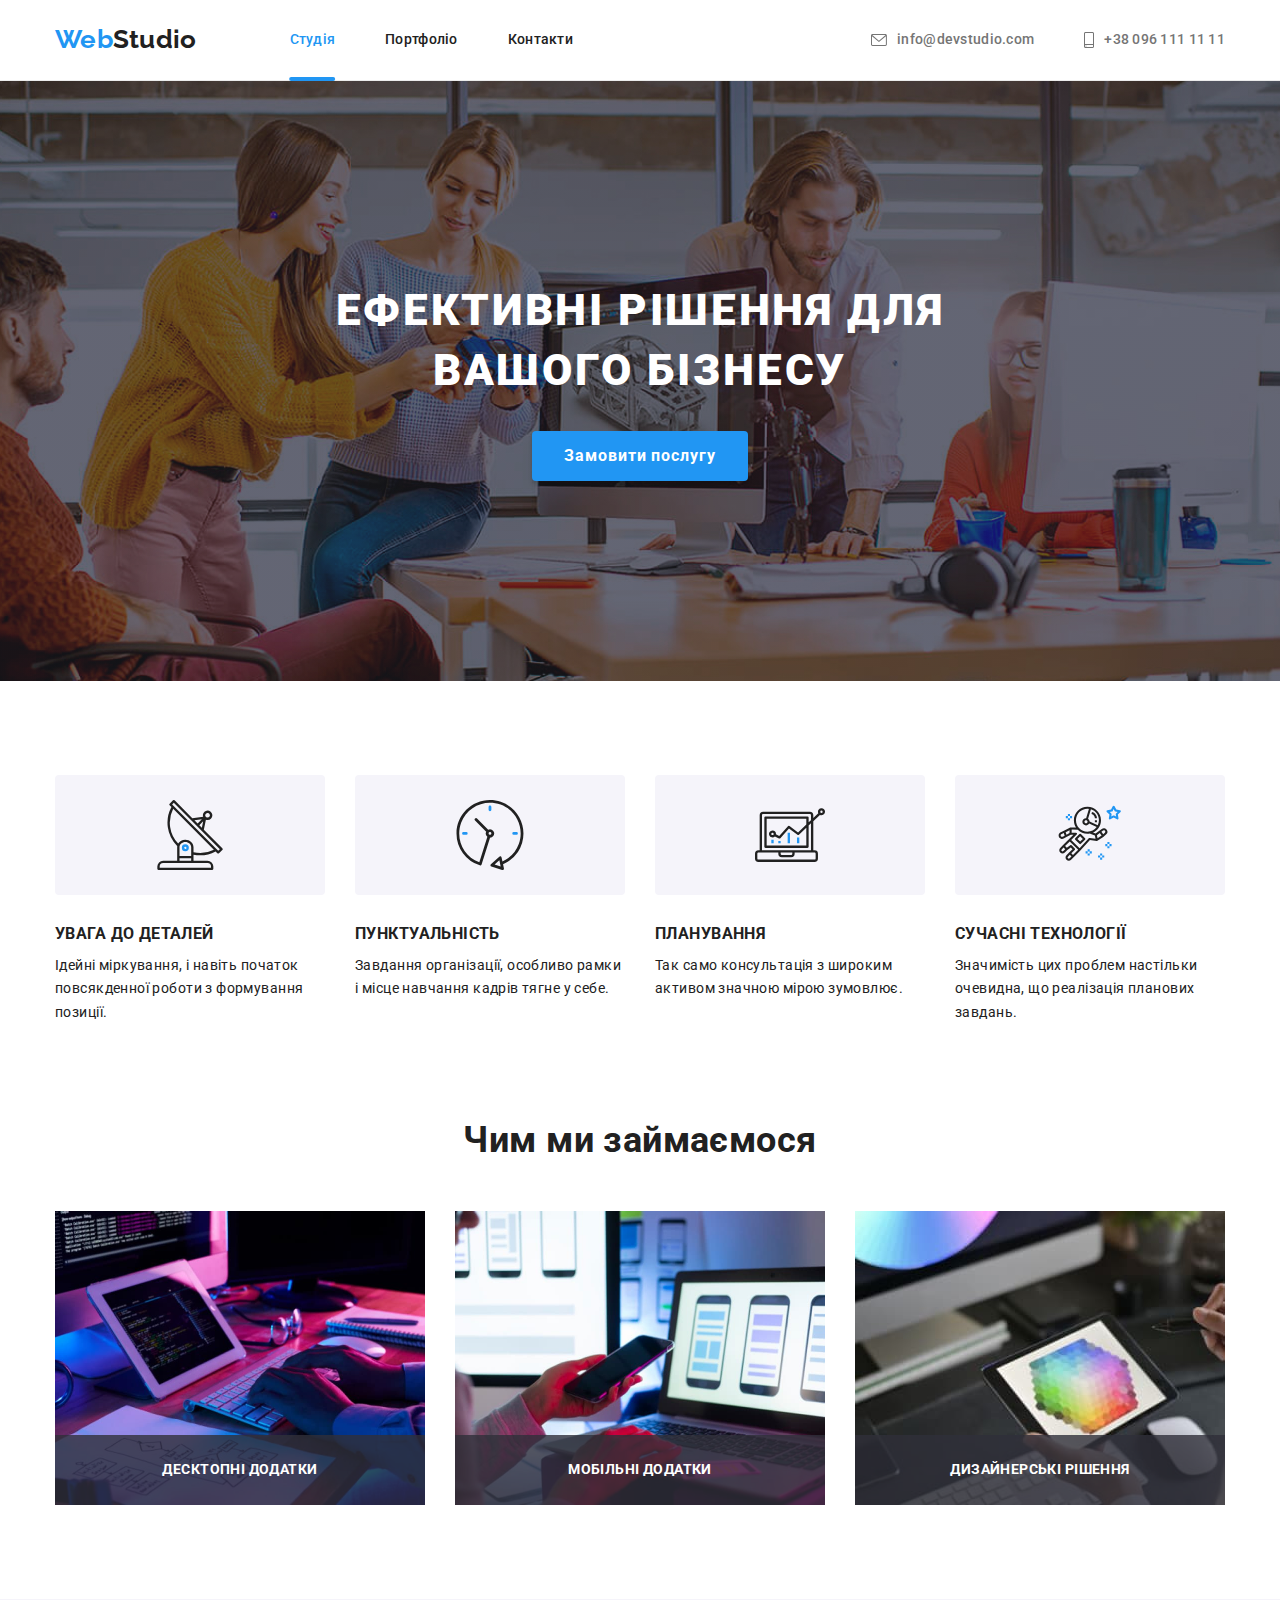
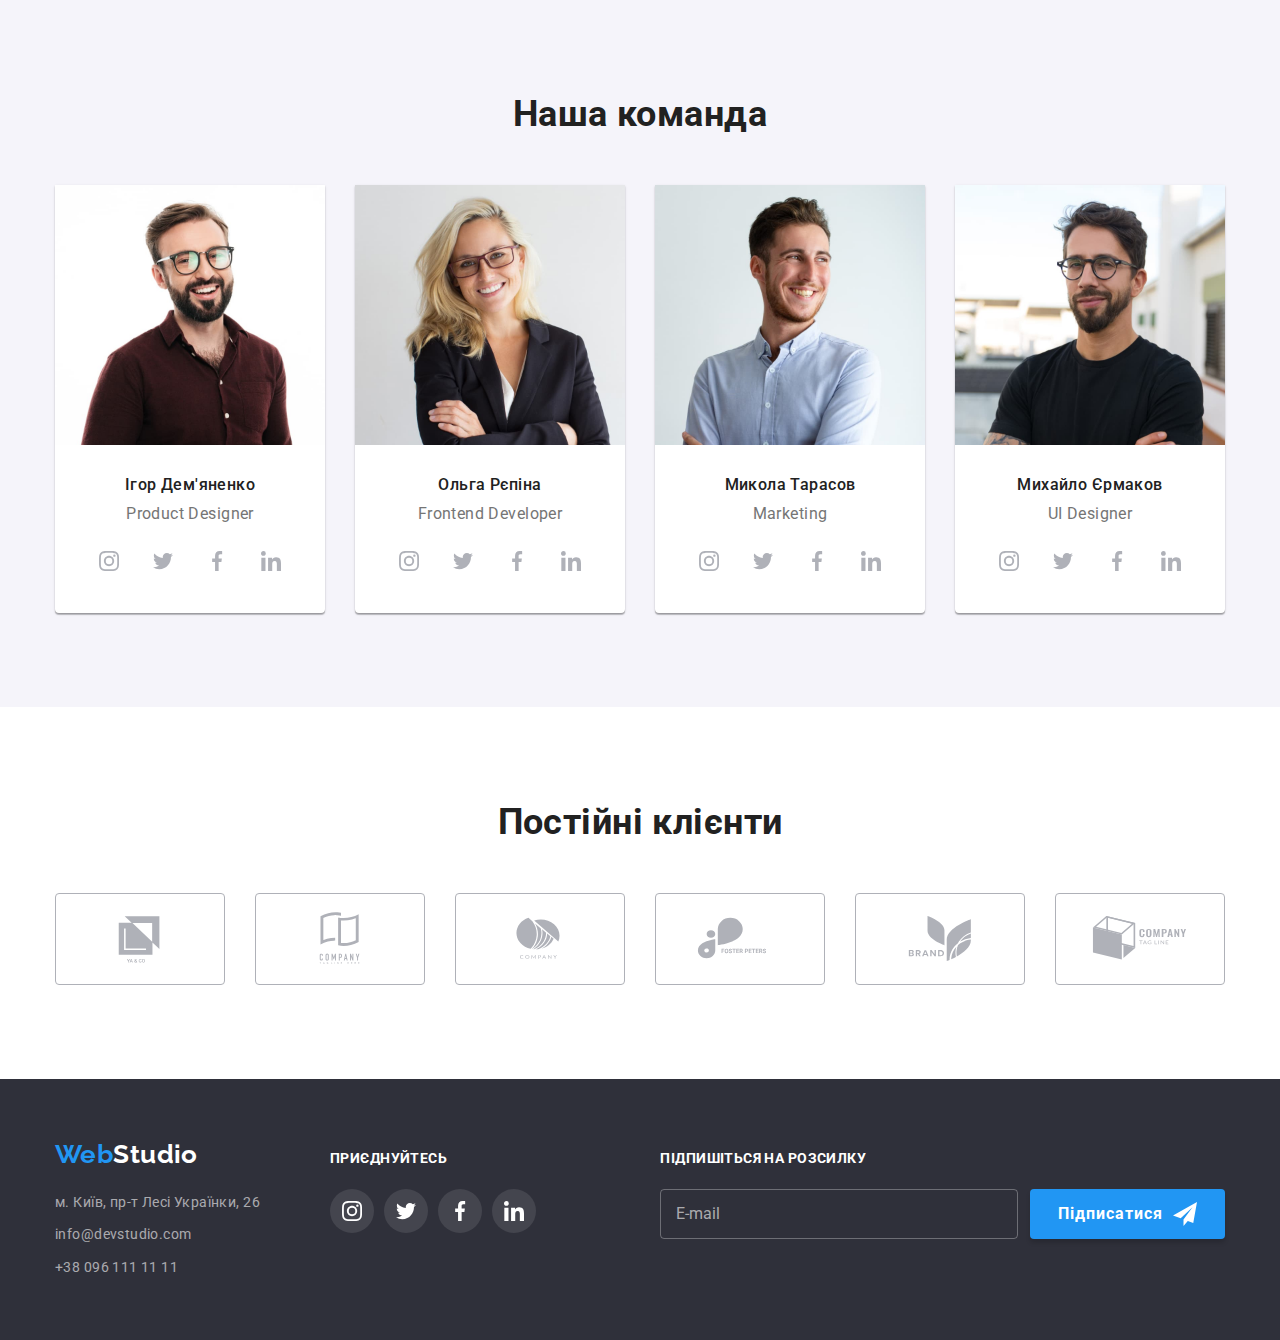
<file: index.html>
<!DOCTYPE html>
<html lang="uk">
  <head>
    <meta charset="UTF-8" />
    <meta http-equiv="X-UA-Compatible" content="IE=edge" />
    <meta name="viewport" content="width=device-width, initial-scale=1.0" />
    <title>WebStudio</title>
    <link
      href="https://fonts.googleapis.com/css2?family=Raleway:wght@700&family=Roboto:wght@400;500;700;900&display=swap"
      rel="stylesheet"
    />
    <link
      rel="stylesheet"
      href="https://cdnjs.cloudflare.com/ajax/libs/modern-normalize/1.1.0/modern-normalize.min.css"
    />
    <link rel="stylesheet" href="./css/styles.css" />
  </head>
  <body>
    <header class="header">
      <div class="header__nav-box container">
        <nav class="main-nav">
          <a href="./index.html" class="logo link"
            >Web<span class="header__logo-span">Studio</span></a
          >
          <ul class="main-nav__list lists">
            <li class="main-nav__item">
              <a href="./index.html" class="main-nav__link link current"
                >Студія</a
              >
            </li>
            <li class="main-nav__item">
              <a href="./portfolio.html" class="main-nav__link link"
                >Портфоліо</a
              >
            </li>
            <li class="main-nav__item">
              <a href="" class="main-nav__link link">Контакти</a>
            </li>
          </ul>
        </nav>
        <ul class="header__auth-list lists">
          <li class="header__auth-item">
            <a href="mailto:info@devstudio.com" class="header__link link">
              <svg class="header__icon header__mail-icon">
                <use href="./images/icons.svg#icon-mail-icon"></use>
              </svg>
              info@devstudio.com</a
            >
          </li>
          <li class="header__auth-item">
            <a href="tel:+380961111111" class="header__link link"
              ><svg class="header__icon header__phone-icon">
                <use href="./images/icons.svg#icon-phone-icon"></use>
              </svg>
              +38 096 111 11 11</a
            >
          </li>
        </ul>
      </div>
    </header>
    <main>
      <section class="hero">
        <h1 class="hero__title">Ефективні рішення для вашого бізнесу</h1>
        <button type="button" class="hero__btn btn" data-modal-open>
          Замовити послугу
        </button>
      </section>
      <section class="features section">
        <div class="container">
          <h2 class="visually-hidden">Особливості</h2>
          <ul class="feature__list lists">
            <li class="feature__item">
              <div class="feature__icon-box">
                <svg class="feature__icon">
                  <use href="./images/icons.svg#icon-feature-icon-1"></use>
                </svg>
              </div>
              <h3 class="feature__title">Увага до деталей</h3>
              <p class="feature__desc">
                Ідейні міркування, і навіть початок повсякденної роботи з
                формування позиції.
              </p>
            </li>
            <li class="feature__item">
              <div class="feature__icon-box">
                <svg class="feature__icon">
                  <use href="./images/icons.svg#icon-feature-icon-2"></use>
                </svg>
              </div>
              <h3 class="feature__title">Пунктуальність</h3>
              <p class="feature__desc">
                Завдання організації, особливо рамки і місце навчання кадрів
                тягне у себе.
              </p>
            </li>
            <li class="feature__item">
              <div class="feature__icon-box">
                <svg class="feature__icon">
                  <use href="./images/icons.svg#icon-feature-icon-3"></use>
                </svg>
              </div>
              <h3 class="feature__title">Планування</h3>
              <p class="feature__desc">
                Так само консультація з широким активом значною мірою зумовлює.
              </p>
            </li>
            <li class="feature__item">
              <div class="feature__icon-box">
                <svg class="feature__icon">
                  <use href="./images/icons.svg#icon-feature-icon-4"></use>
                </svg>
              </div>
              <h3 class="feature__title">Сучасні технології</h3>
              <p class="feature__desc">
                Значимість цих проблем настільки очевидна, що реалізація
                планових завдань.
              </p>
            </li>
          </ul>
        </div>
      </section>
      <section class="about section">
        <div class="container">
          <h2 class="about__title">Чим ми займаємося</h2>
          <ul class="about__list lists">
            <li class="about__item">
              <img src="./images/img.jpg" alt="Робочий процес" width="370" />
              <p>Десктопні додатки</p>
            </li>
            <li class="about__item">
              <img
                src="./images/box2.jpg"
                alt="Адаптивна верстка"
                width="370"
              />
              <p>Мобільні додатки</p>
            </li>
            <li class="about__item">
              <img src="./images/box3.jpg" alt="Схема кольорів" width="370" />
              <p>Дизайнерські рішення</p>
            </li>
          </ul>
        </div>
      </section>
      <section class="team section">
        <div class="container">
          <h2 class="team__title">Наша команда</h2>
          <ul class="team__list lists">
            <li class="team__worker">
              <img src="./images/man1.jpg" alt="Ігор Дем'яненко" width="270" />
              <div class="worker__info">
                <h3 class="worker__name">Ігор Дем'яненко</h3>
                <p class="worker__position">Product Designer</p>
                <ul class="social__list lists">
                  <li class="social__item">
                    <a href="" class="worker__social__link social__link"
                      ><svg class="social__icon">
                        <use href="./images/icons.svg#icon-inst-icon"></use>
                      </svg>
                    </a>
                  </li>
                  <li class="social__item">
                    <a href="" class="worker__social__link social__link"
                      ><svg class="social__icon">
                        <use href="./images/icons.svg#icon-twitter-icon"></use>
                      </svg>
                    </a>
                  </li>
                  <li class="social__item">
                    <a href="" class="worker__social__link social__link"
                      ><svg class="social__icon">
                        <use href="./images/icons.svg#icon-facebook-icon"></use>
                      </svg>
                    </a>
                  </li>
                  <li class="social__item">
                    <a href="" class="worker__social__link social__link"
                      ><svg class="social__icon">
                        <use href="./images/icons.svg#icon-linkedin-icon"></use>
                      </svg>
                    </a>
                  </li>
                </ul>
              </div>
            </li>
            <li class="team__worker">
              <img src="./images/man2.jpg" alt="Ольга Рєпіна" width="270" />
              <div class="worker__info">
                <h3 class="worker__name">Ольга Рєпіна</h3>
                <p class="worker__position">Frontend Developer</p>
                <ul class="social__list lists">
                  <li class="social__item">
                    <a href="" class="worker__social__link social__link"
                      ><svg class="social__icon">
                        <use href="./images/icons.svg#icon-inst-icon"></use>
                      </svg>
                    </a>
                  </li>
                  <li class="social__item">
                    <a href="" class="worker__social__link social__link"
                      ><svg class="social__icon">
                        <use href="./images/icons.svg#icon-twitter-icon"></use>
                      </svg>
                    </a>
                  </li>
                  <li class="social__item">
                    <a href="" class="worker__social__link social__link"
                      ><svg class="social__icon">
                        <use href="./images/icons.svg#icon-facebook-icon"></use>
                      </svg>
                    </a>
                  </li>
                  <li class="social__item">
                    <a href="" class="worker__social__link social__link"
                      ><svg class="social__icon">
                        <use href="./images/icons.svg#icon-linkedin-icon"></use>
                      </svg>
                    </a>
                  </li>
                </ul>
              </div>
            </li>
            <li class="team__worker">
              <img src="./images/man3.jpg" alt="Микола Тарасов" width="270" />
              <div class="worker__info">
                <h3 class="worker__name">Микола Тарасов</h3>
                <p class="worker__position">Marketing</p>
                <ul class="social__list lists">
                  <li class="social__item">
                    <a href="" class="worker__social__link social__link"
                      ><svg class="social__icon">
                        <use href="./images/icons.svg#icon-inst-icon"></use>
                      </svg>
                    </a>
                  </li>
                  <li class="social__item">
                    <a href="" class="worker__social__link social__link"
                      ><svg class="social__icon">
                        <use href="./images/icons.svg#icon-twitter-icon"></use>
                      </svg>
                    </a>
                  </li>
                  <li class="social__item">
                    <a href="" class="worker__social__link social__link"
                      ><svg class="social__icon">
                        <use href="./images/icons.svg#icon-facebook-icon"></use>
                      </svg>
                    </a>
                  </li>
                  <li class="social__item">
                    <a href="" class="worker__social__link social__link"
                      ><svg class="social__icon">
                        <use href="./images/icons.svg#icon-linkedin-icon"></use>
                      </svg>
                    </a>
                  </li>
                </ul>
              </div>
            </li>
            <li class="team__worker">
              <img src="./images/man4.jpg" alt="Михайло Єрмаков" width="270" />
              <div class="worker__info">
                <h3 class="worker__name">Михайло Єрмаков</h3>
                <p class="worker__position">UI Designer</p>
                <ul class="social__list lists">
                  <li class="social__item">
                    <a href="" class="worker__social__link social__link"
                      ><svg class="social__icon">
                        <use href="./images/icons.svg#icon-inst-icon"></use>
                      </svg>
                    </a>
                  </li>
                  <li class="social__item">
                    <a href="" class="worker__social__link social__link"
                      ><svg class="social__icon">
                        <use href="./images/icons.svg#icon-twitter-icon"></use>
                      </svg>
                    </a>
                  </li>
                  <li class="social__item">
                    <a href="" class="worker__social__link social__link"
                      ><svg class="social__icon">
                        <use href="./images/icons.svg#icon-facebook-icon"></use>
                      </svg>
                    </a>
                  </li>
                  <li class="social__item">
                    <a href="" class="worker__social__link social__link"
                      ><svg class="social__icon">
                        <use href="./images/icons.svg#icon-linkedin-icon"></use>
                      </svg>
                    </a>
                  </li>
                </ul>
              </div>
            </li>
          </ul>
        </div>
      </section>
      <section class="clients section">
        <div class="container">
          <h2 class="clients__title">Постійні клієнти</h2>
          <ul class="clients__list lists">
            <li class="clients__item">
              <a href="" class="client__link">
                <svg class="client__icon">
                  <use href="./images/icons.svg#icon-client-logo-1"></use>
                </svg>
              </a>
            </li>
            <li class="clients__item">
              <a href="" class="client__link">
                <svg class="client__icon">
                  <use href="./images/icons.svg#icon-client-logo-2"></use>
                </svg>
              </a>
            </li>
            <li class="clients__item">
              <a href="" class="client__link">
                <svg class="client__icon">
                  <use href="./images/icons.svg#icon-client-logo-3"></use>
                </svg>
              </a>
            </li>
            <li class="clients__item">
              <a href="" class="client__link">
                <svg class="client__icon">
                  <use href="./images/icons.svg#icon-client-logo-4"></use>
                </svg>
              </a>
            </li>
            <li class="clients__item">
              <a href="" class="client__link">
                <svg class="client__icon">
                  <use href="./images/icons.svg#icon-client-logo-5"></use>
                </svg>
              </a>
            </li>
            <li class="clients__item">
              <a href="" class="client__link">
                <svg class="client__icon">
                  <use href="./images/icons.svg#icon-client-logo-6"></use>
                </svg>
              </a>
            </li>
          </ul>
        </div>
      </section>
    </main>
    <footer class="footer">
      <div class="footer__wrap container">
        <div>
          <a href="./index.html" class="logo footer__logo link"
            >Web<span class="footer__logo-span">Studio</span></a
          >
          <address class="footer__address">
            <ul class="address__list lists">
              <li class="address__item">
                <a
                  href="https://www.google.com.ua/maps/place/%D0%B1%D1%83%D0%BB.+%D0%9B%D0%B5%D1%81%D0%B8+%D0%A3%D0%BA%D1%80%D0%B0%D0%B8%D0%BD%D0%BA%D0%B8,+26,+%D0%9A%D0%B8%D0%B5%D0%B2,+02000/@50.4265807,30.5383858,17z/data=!3m1!4b1!4m5!3m4!1s0x40d4cf0e033ecbe9:0x57a4dffefec77da0!8m2!3d50.4265807!4d30.5383858?hl=ru"
                  target="_blank"
                  rel="noopener noreferrer"
                  class="address__link link"
                  >м. Київ, пр-т Лесі Українки, 26</a
                >
              </li>
              <li class="address__item">
                <a href="mailto:info@devstudio.com" class="address__link link"
                  >info@devstudio.com</a
                >
              </li>
              <li class="address__item">
                <a href="tel:+380961111111" class="address__link link"
                  >+38 096 111 11 11</a
                >
              </li>
            </ul>
          </address>
        </div>
        <div class="footer__socials">
          <b class="social__title">приєднуйтесь</b>
          <ul class="social__list lists">
            <li class="social__item">
              <a href="" class="footer__social__link social__link">
                <svg class="social__icon">
                  <use href="./images/icons.svg#icon-inst-icon"></use>
                </svg>
              </a>
            </li>
            <li class="social__item">
              <a href="" class="footer__social__link social__link">
                <svg class="social__icon">
                  <use href="./images/icons.svg#icon-twitter-icon"></use>
                </svg>
              </a>
            </li>
            <li class="social__item">
              <a href="" class="footer__social__link social__link">
                <svg class="social__icon">
                  <use href="./images/icons.svg#icon-facebook-icon"></use>
                </svg>
              </a>
            </li>
            <li class="social__item">
              <a href="" class="footer__social__link social__link">
                <svg class="social__icon">
                  <use href="./images/icons.svg#icon-linkedin-icon"></use>
                </svg>
              </a>
            </li>
          </ul>
        </div>
        <div class="footer__follow-box">
          <b class="follow__title">Підпишіться на розсилку</b>
          <form class="follow__form">
            <input
              class="follow__input"
              type="email"
              name="email"
              placeholder="E-mail"
            />
            <button class="follow__btn btn" type="submit">
              Підписатися
              <svg class="follow__icon">
                <use href="./images/icons.svg#icon-send"></use>
              </svg>
            </button>
          </form>
        </div>
      </div>
    </footer>
    <!-- modal -->
    <div class="backdrop is-hidden" data-modal>
      <div class="modal">
        <button class="modal__close-btn" type="button" data-modal-close>
          <svg class="modal__close-icon">
            <use href="./images/icons.svg#icon-close-btn"></use>
          </svg>
        </button>
        <form class="modal__form">
          <p class="modal__title">Залиште свої дані, ми вам передзвонимо</p>
          <label class="form__item">
            <span class="form__label">Ім'я</span>
            <div class="form__field">
              <input class="form__input" type="text" name="user-name" />
              <svg class="form__icon">
                <use href="./images/icons.svg#icon-person"></use>
              </svg>
            </div>
          </label>
          <label class="form__item">
            <span class="form__label">Телефон</span>
            <div class="form__field">
              <input class="form__input" type="tel" name="phone" />
              <svg class="form__icon">
                <use href="./images/icons.svg#icon-phone"></use>
              </svg>
            </div>
          </label>
          <label class="form__item">
            <span class="form__label">Пошта</span>
            <div class="form__field">
              <input class="form__input" type="email" name="email" />
              <svg class="form__icon">
                <use href="./images/icons.svg#icon-email"></use>
              </svg>
            </div>
          </label>
          <label>
            <span class="form__label">Коментар</span>
            <textarea
              class="form__comment"
              name="comment"
              placeholder="Введіть текст"
            ></textarea>
          </label>
          <label class="checkbox__label">
            <input type="checkbox" name="checkbox" class="visually-hidden" />
            <div class="checkbox">
              <svg class="checkbox__icon">
                <use href="./images/icons.svg#icon-checked"></use>
              </svg>
            </div>
            <p class="checkbox__info">
              Погоджуюся з розсилкою та приймаю
              <a href="" class="checkbox__link">Умови договору</a>
            </p>
          </label>
          <button type="submit" class="form__btn btn">Відправити</button>
        </form>
      </div>
    </div>
    <script src="./js/modal.js"></script>
  </body>
</html>
</file>
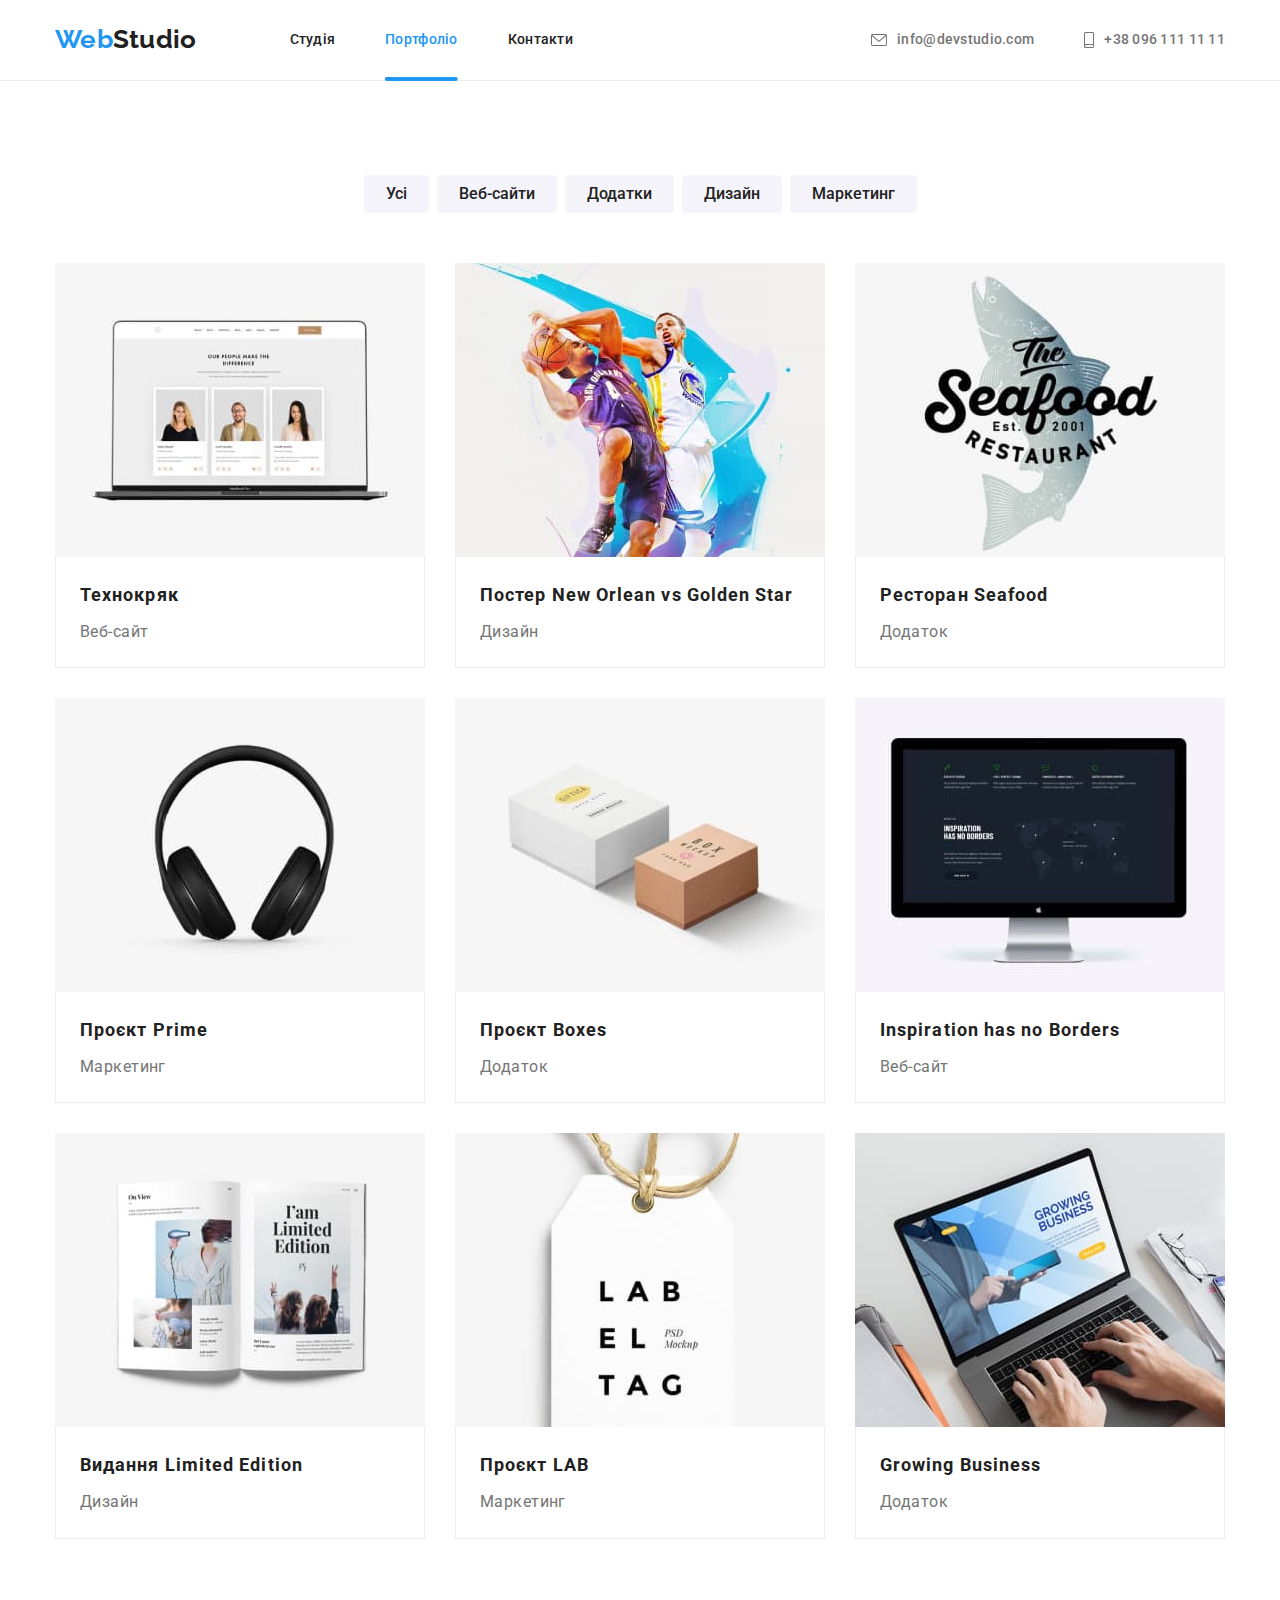
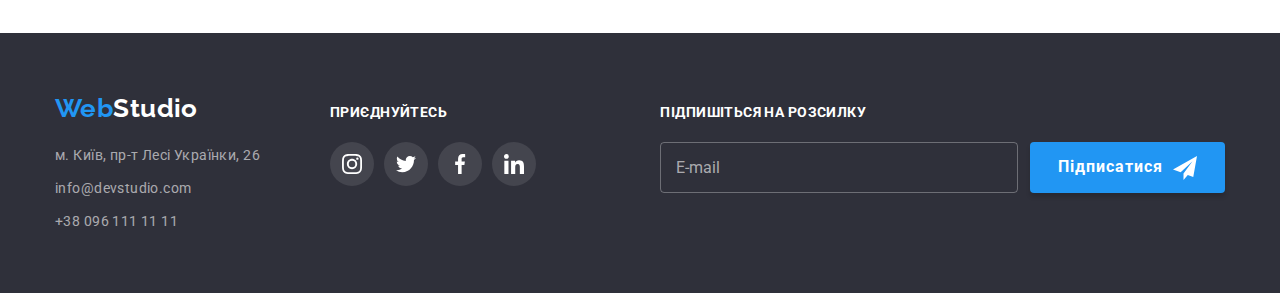
<file: portfolio.html>
<!DOCTYPE html>
<html lang="uk">
  <head>
    <meta charset="UTF-8" />
    <meta http-equiv="X-UA-Compatible" content="IE=edge" />
    <meta name="viewport" content="width=device-width, initial-scale=1.0" />
    <title>Портфоліо</title>
    <link
      href="https://fonts.googleapis.com/css2?family=Raleway:wght@700&family=Roboto:wght@400;500;700;900&display=swap"
      rel="stylesheet"
    />
    <link
      rel="stylesheet"
      href="https://cdnjs.cloudflare.com/ajax/libs/modern-normalize/1.1.0/modern-normalize.min.css"
    />
    <link rel="stylesheet" href="./css/styles.css" />
  </head>
  <body>
    <header class="header">
      <div class="header__nav-box container">
        <nav class="main-nav">
          <a href="./index.html" class="logo link"
            >Web<span class="header__logo-span">Studio</span></a
          >
          <ul class="main-nav__list lists">
            <li class="main-nav__item">
              <a href="./index.html" class="main-nav__link link">Студія</a>
            </li>
            <li class="main-nav__item">
              <a href="./portfolio.html" class="main-nav__link link current"
                >Портфоліо</a
              >
            </li>
            <li class="main-nav__item">
              <a href="" class="main-nav__link link">Контакти</a>
            </li>
          </ul>
        </nav>
        <ul class="header__auth-list lists">
          <li class="header__auth-item">
            <a href="mailto:info@devstudio.com" class="header__link link">
              <svg class="header__icon header__mail-icon">
                <use href="./images/icons.svg#icon-mail-icon"></use>
              </svg>
              info@devstudio.com</a
            >
          </li>
          <li class="header__auth-item">
            <a href="tel:+380961111111" class="header__link link"
              ><svg class="header__icon header__phone-icon">
                <use href="./images/icons.svg#icon-phone-icon"></use>
              </svg>
              +38 096 111 11 11</a
            >
          </li>
        </ul>
      </div>
    </header>
    <main>
      <h1 class="visually-hidden">Portfolio</h1>
      <section class="portfolio section container">
        <ul class="portfolio__filter lists">
          <li class="filter__item">
            <button type="button" class="filter__btn">Усі</button>
          </li>
          <li class="filter__item">
            <button type="button" class="filter__btn">Веб-сайти</button>
          </li>
          <li class="filter__item">
            <button type="button" class="filter__btn">Додатки</button>
          </li>
          <li class="filter__item">
            <button type="button" class="filter__btn">Дизайн</button>
          </li>
          <li class="filter__item">
            <button type="button" class="filter__btn">Маркетинг</button>
          </li>
        </ul>
        <ul class="portfolio__card-set lists">
          <li class="card">
            <a href="./index.html" class="card__link link">
              <div class="card__wrap">
                <div class="card__overlay">
                  <p>
                    Ресурс пропонує комплексні пропозиції з різним рівнем
                    функціоналу та сервісів. Все це дозволить відвідувачу
                    отримати вичерпні відомості про компанію чи приватну особу.
                  </p>
                </div>
                <img
                  src="./images/portfolio/img-1.jpg"
                  alt="Веб-сайт 'Технокряк'"
                  width="370"
                  class="card__img"
                />
              </div>
              <div class="card__info">
                <h2 class="card__title">Технокряк</h2>
                <p class="card__desc">Веб-сайт</p>
              </div></a
            >
          </li>
          <li class="card">
            <a href="" class="card__link link">
              <div class="card__wrap">
                <div class="card__overlay">
                  <p>
                    Ресурс пропонує комплексні пропозиції з різним рівнем
                    функціоналу та сервісів. Все це дозволить відвідувачу
                    отримати вичерпні відомості про компанію чи приватну особу.
                  </p>
                </div>
                <img
                  src="./images/portfolio/img-2.jpg"
                  alt="Дизайн 'Постер New Orlean vs Golden Star'"
                  width="370"
                  class="card__img"
                />
              </div>
              <div class="card__info">
                <h2 class="card__title">Постер New Orlean vs Golden Star</h2>
                <p class="card__desc">Дизайн</p>
              </div></a
            >
          </li>
          <li class="card">
            <a href="" class="card__link link">
              <div class="card__wrap">
                <div class="card__overlay">
                  <p>
                    Ресурс пропонує комплексні пропозиції з різним рівнем
                    функціоналу та сервісів. Все це дозволить відвідувачу
                    отримати вичерпні відомості про компанію чи приватну особу.
                  </p>
                </div>
                <img
                  src="./images/portfolio/img-3.jpg"
                  alt="Додаток 'Ресторан Seafood'"
                  width="370"
                  class="card__img"
                />
              </div>
              <div class="card__info">
                <h2 class="card__title">Ресторан Seafood</h2>
                <p class="card__desc">Додаток</p>
              </div></a
            >
          </li>
          <li class="card">
            <a href="" class="card__link link">
              <div class="card__wrap">
                <div class="card__overlay">
                  <p>
                    Ресурс пропонує комплексні пропозиції з різним рівнем
                    функціоналу та сервісів. Все це дозволить відвідувачу
                    отримати вичерпні відомості про компанію чи приватну особу.
                  </p>
                </div>
                <img
                  src="./images/portfolio/img-4.jpg"
                  alt="Маркетинг 'Проєкт Prime'"
                  width="370"
                  class="card__img"
                />
              </div>
              <div class="card__info">
                <h2 class="card__title">Проєкт Prime</h2>
                <p class="card__desc">Маркетинг</p>
              </div></a
            >
          </li>
          <li class="card">
            <a href="" class="card__link link">
              <div class="card__wrap">
                <div class="card__overlay">
                  <p>
                    Ресурс пропонує комплексні пропозиції з різним рівнем
                    функціоналу та сервісів. Все це дозволить відвідувачу
                    отримати вичерпні відомості про компанію чи приватну особу.
                  </p>
                </div>
                <img
                  src="./images/portfolio/img-5.jpg"
                  alt="Додаток 'Проєкт Boxes'"
                  width="370"
                  class="card__img"
                />
              </div>
              <div class="card__info">
                <h2 class="card__title">Проєкт Boxes</h2>
                <p class="card__desc">Додаток</p>
              </div></a
            >
          </li>
          <li class="card">
            <a href="" class="card__link link">
              <div class="card__wrap">
                <div class="card__overlay">
                  <p>
                    Ресурс пропонує комплексні пропозиції з різним рівнем
                    функціоналу та сервісів. Все це дозволить відвідувачу
                    отримати вичерпні відомості про компанію чи приватну особу.
                  </p>
                </div>
                <img
                  src="./images/portfolio/img-6.jpg"
                  alt="Веб-сайт 'Inspiration has no Borders'"
                  width="370"
                  class="card__img"
                />
              </div>
              <div class="card__info">
                <h2 class="card__title">Inspiration has no Borders</h2>
                <p class="card__desc">Веб-сайт</p>
              </div></a
            >
          </li>
          <li class="card">
            <a href="" class="card__link link">
              <div class="card__wrap">
                <div class="card__overlay">
                  <p>
                    Ресурс пропонує комплексні пропозиції з різним рівнем
                    функціоналу та сервісів. Все це дозволить відвідувачу
                    отримати вичерпні відомості про компанію чи приватну особу.
                  </p>
                </div>
                <img
                  src="./images/portfolio/img-7.jpg"
                  alt="Дизайн 'Видання Limited Edition'"
                  width="370"
                  class="card__img"
                />
              </div>
              <div class="card__info">
                <h2 class="card__title">Видання Limited Edition</h2>
                <p class="card__desc">Дизайн</p>
              </div></a
            >
          </li>
          <li class="card">
            <a href="" class="card__link link">
              <div class="card__wrap">
                <div class="card__overlay">
                  <p>
                    Ресурс пропонує комплексні пропозиції з різним рівнем
                    функціоналу та сервісів. Все це дозволить відвідувачу
                    отримати вичерпні відомості про компанію чи приватну особу.
                  </p>
                </div>
                <img
                  src="./images/portfolio/img-8.jpg"
                  alt="Маркетинг 'Проєкт LAB'"
                  width="370"
                  class="card__img"
                />
              </div>
              <div class="card__info">
                <h2 class="card__title">Проєкт LAB</h2>
                <p class="card__desc">Маркетинг</p>
              </div></a
            >
          </li>
          <li class="card">
            <a href="" class="card__link link">
              <div class="card__wrap">
                <div class="card__overlay">
                  <p>
                    Ресурс пропонує комплексні пропозиції з різним рівнем
                    функціоналу та сервісів. Все це дозволить відвідувачу
                    отримати вичерпні відомості про компанію чи приватну особу.
                  </p>
                </div>
                <img
                  src="./images/portfolio/img-9.jpg"
                  alt="Додаток 'Growing Business'"
                  width="370"
                  class="card__img"
                />
              </div>
              <div class="card__info">
                <h2 class="card__title">Growing Business</h2>
                <p class="card__desc">Додаток</p>
              </div></a
            >
          </li>
        </ul>
      </section>
    </main>
    <footer class="footer">
      <div class="footer__wrap container">
        <div>
          <a href="./index.html" class="logo footer__logo link"
            >Web<span class="footer__logo-span">Studio</span></a
          >
          <address class="footer__address">
            <ul class="address__list lists">
              <li class="address__item">
                <a
                  href="https://www.google.com.ua/maps/place/%D0%B1%D1%83%D0%BB.+%D0%9B%D0%B5%D1%81%D0%B8+%D0%A3%D0%BA%D1%80%D0%B0%D0%B8%D0%BD%D0%BA%D0%B8,+26,+%D0%9A%D0%B8%D0%B5%D0%B2,+02000/@50.4265807,30.5383858,17z/data=!3m1!4b1!4m5!3m4!1s0x40d4cf0e033ecbe9:0x57a4dffefec77da0!8m2!3d50.4265807!4d30.5383858?hl=ru"
                  target="_blank"
                  rel="noopener noreferrer"
                  class="address__link link"
                  >м. Київ, пр-т Лесі Українки, 26</a
                >
              </li>
              <li class="address__item">
                <a href="mailto:info@devstudio.com" class="address__link link"
                  >info@devstudio.com</a
                >
              </li>
              <li class="address__item">
                <a href="tel:+380961111111" class="address__link link"
                  >+38 096 111 11 11</a
                >
              </li>
            </ul>
          </address>
        </div>
        <div class="footer__socials">
          <b class="social__title">приєднуйтесь</b>
          <ul class="social__list lists">
            <li class="social__item">
              <a href="" class="footer__social__link social__link">
                <svg class="social__icon">
                  <use href="./images/icons.svg#icon-inst-icon"></use>
                </svg>
              </a>
            </li>
            <li class="social__item">
              <a href="" class="footer__social__link social__link">
                <svg class="social__icon">
                  <use href="./images/icons.svg#icon-twitter-icon"></use>
                </svg>
              </a>
            </li>
            <li class="social__item">
              <a href="" class="footer__social__link social__link">
                <svg class="social__icon">
                  <use href="./images/icons.svg#icon-facebook-icon"></use>
                </svg>
              </a>
            </li>
            <li class="social__item">
              <a href="" class="footer__social__link social__link">
                <svg class="social__icon">
                  <use href="./images/icons.svg#icon-linkedin-icon"></use>
                </svg>
              </a>
            </li>
          </ul>
        </div>
        <div class="footer__follow-box">
          <b class="follow__title">Підпишіться на розсилку</b>
          <form class="follow__form">
            <input
              class="follow__input"
              type="email"
              name="email"
              placeholder="E-mail"
            />
            <button class="follow__btn btn" type="submit">
              Підписатися
              <svg class="follow__icon">
                <use href="./images/icons.svg#icon-send"></use>
              </svg>
            </button>
          </form>
        </div>
      </div>
    </footer>
    <script src="./js/modal.js"></script>
  </body>
</html>
</file>
<file: css/styles.css>
:root {
  --primary-color-bg: #ffffff;
  --primary-text-color: #757575;
  --primary-black-color: #212121;
  --primary-white-color: #ffffff;
  --secondary-dark-bg-color: #2f303a;
  --secondary-light-bg-color: #f5f4fa;
  --border-color: #eeeeee;
  --shadow-team-card: 0px 1px 3px rgba(0, 0, 0, 0.12),
    0px 1px 1px rgba(0, 0, 0, 0.14), 0px 2px 1px rgba(0, 0, 0, 0.2);
  --color-active-btn: #188ce8;
  --footer-link-color: rgba(255, 255, 255, 0.6);
  --box-shadow-btn: 0px 4px 4px rgba(0, 0, 0, 0.15);
  --accent-color: #2196f3;
  --header-border: #ececec;
  --icon-grey-color: #afb1b8;
  --bg-footer-link: rgba(255, 255, 255, 0.1);
  --hidden-hero-bg: #c4c4c4;
  --hover-shadow-card: 0px 1px 1px rgba(0, 0, 0, 0.12),
    0px 4px 4px rgba(0, 0, 0, 0.06), 1px 4px 6px rgba(0, 0, 0, 0.16);
  --shadow-filter-btn: 0px 3px 1px rgba(0, 0, 0, 0.1),
    0px 1px 2px rgba(0, 0, 0, 0.08), 0px 2px 2px rgba(0, 0, 0, 0.12);
  --backdrop-color: rgba(0, 0, 0, 0.2);
  --box-label: rgba(47, 48, 58, 0.8);
  --border-modal: rgba(33, 33, 33, 0.2);
  --transition-duration: 250ms;
  --timing-function: cubic-bezier(0.4, 0, 0.2, 1);
}
body {
  background: var(--primary-color-bg);
  font-family: 'Roboto', sans-serif;
  letter-spacing: 0.03em;
  line-height: 1.7;
  font-size: 14px;
  color: var(--primary-black-color);
}
.visually-hidden {
  position: absolute;
  white-space: nowrap;
  width: 1px;
  height: 1px;
  overflow: hidden;
  border: 0;
  padding: 0;
  clip: rect(0 0 0 0);
  clip-path: inset(50%);
  margin: -1px;
}
.container {
  width: 1200px;
  margin: 0 auto;
  padding: 0 15px;
}
h1,
h2,
h3,
h4,
h5,
h6,
p {
  margin: 0;
}
img {
  display: block;
}
.section {
  padding: 94px 0;
}
.lists {
  margin: 0;
  padding: 0;
  list-style: none;
}
.link {
  text-decoration: none;
}

/* header */

.header {
  min-width: 1200px;
  font-weight: 500;
  line-height: 1.14;
  letter-spacing: 0.02em;
  border-bottom: 1px solid var(--header-border);
}

.main-nav,
.header__nav-box {
  display: flex;
  align-items: center;
}
.logo {
  font-family: 'Raleway', sans-serif;
  color: var(--accent-color);
  font-weight: 700;
  font-size: 26px;
  line-height: 1.2;
}
.main-nav__list {
  display: flex;
  margin-left: 93px;
}
.main-nav__item:not(:last-child) {
  margin-right: 50px;
}
.main-nav__item {
  position: relative;
}
.main-nav__link {
  display: block;
  padding: 32px 0;
}
.main-nav__link,
.header__logo-span {
  color: var(--primary-black-color);
  transition: color var(--transition-duration) var(--timing-function);
}
.main-nav__link:focus,
.main-nav__link:hover {
  color: var(--accent-color);
}
.header__auth-list {
  display: flex;
  margin-left: auto;
}
.header__auth-item + .header__auth-item {
  margin-left: 50px;
}
.header__link {
  display: inline-flex;
  align-items: center;
  padding: 32px 0;
  color: var(--primary-text-color);
  transition: color var(--transition-duration) var(--timing-function);
}
.header__link:hover,
.header__link:focus {
  color: var(--accent-color);
}
.header__icon {
  margin-right: 10px;
  fill: currentColor;
}
.header__phone-icon {
  width: 10px;
  height: 16px;
}
.header__mail-icon {
  width: 16px;
  height: 12px;
}
.current {
  color: var(--accent-color);
}
.current::after {
  position: absolute;
  bottom: -1px;
  left: 50%;
  transform: translate(-50%);
  content: '';
  display: block;
  width: 100%;
  height: 4px;
  border-radius: 2px;
  background-color: var(--accent-color);
}
/* hero */
.hero {
  max-width: 1600px;
  height: 600px;
  background-image: linear-gradient(
      rgba(47, 48, 58, 0.4),
      rgba(47, 48, 58, 0.4)
    ),
    url(../images/bg-img.jpg);
  background-color: var(--hidden-hero-bg);
  background-repeat: no-repeat;
  background-size: cover;
  background-position: center;
  margin: 0 auto;
  padding: 200px 0;
}

.hero__title {
  margin: 0 auto;
  margin-bottom: 30px;
  font-weight: 900;
  font-size: 44px;
  line-height: 1.36;
  text-align: center;
  letter-spacing: 0.06em;
  text-transform: uppercase;
  max-width: 696px;
  color: var(--primary-white-color);
}
.btn {
  margin: 0 auto;
  display: flex;
  justify-content: center;
  align-items: center;
  font-family: inherit;
  font-size: 16px;
  font-weight: 700;
  line-height: 1.9;
  letter-spacing: 0.06em;
  border: none;
  border-radius: 4px;
  color: var(--primary-white-color);
  background-color: var(--accent-color);
  box-shadow: var(--box-shadow-btn);
  transition: background-color var(--transition-duration) var(--timing-function),
    box-shadow background-color var(--transition-duration)
      var(--timing-function);
  cursor: pointer;
}
.hero__btn {
  padding: 10px 32px;
}
.btn:hover,
.btn:focus {
  background-color: var(--color-active-btn);
}

/* features */
.features {
  padding-bottom: 47px;
}
.feature__title {
  line-height: 1.14;
  text-transform: uppercase;
  margin-bottom: 10px;
}
.feature__list {
  display: flex;
}
.feature__item {
  width: 270px;
}
.feature__item:not(:last-child) {
  margin-right: 30px;
}
.feature__icon-box {
  display: flex;
  margin-bottom: 30px;
  align-items: center;
  justify-content: center;
  height: 120px;
  border-radius: 4px;
  background-color: var(--secondary-light-bg-color);
}
.feature__icon {
  height: 70px;
  width: 70px;
}
.feat___desc {
  color: var(--primary-text-color);
}

/* about */
.about {
  padding-top: 47px;
}
.about__title,
.team__title {
  margin-bottom: 50px;
  font-size: 36px;
  line-height: 1.17;
  text-align: center;
}
.about__list {
  display: flex;
}
.about__list > li:not(:last-child) {
  margin-right: 30px;
}
.about__item {
  position: relative;
}
.about__item p {
  position: absolute;
  bottom: 0;
  font-weight: 700;
  width: 100%;
  padding: 27px 0;
  line-height: 1.14;
  text-transform: uppercase;
  color: var(--primary-white-color);
  background: var(--box-label);
  text-align: center;
}

/* team */
.team {
  min-width: 1200px;
  background: var(--secondary-light-bg-color);
}
.team__list {
  display: flex;
}

.team__worker {
  width: 270px;
  background-color: var(--primary-color-bg);
  box-shadow: var(--shadow-team-card);
  border-radius: 0 0 4px 4px;
}
.team__worker:not(:last-child) {
  margin-right: 30px;
}
.worker__info {
  padding: 30px 0;
}
.worker__name {
  margin-bottom: 10px;
  font-size: 16px;
  font-weight: 500;
  line-height: 1.19;
  text-align: center;
}
.worker__position {
  font-size: 16px;
  line-height: 1.19;
  color: var(--primary-text-color);
  text-align: center;
  margin-bottom: 16px;
}
.social__list {
  display: flex;
  justify-content: center;
}
.social__item:not(:last-child) {
  margin-right: 10px;
}
.social__link {
  display: flex;
  justify-content: center;
  align-items: center;
  height: 44px;
  width: 44px;
  border-radius: 50%;
}
.worker__social__link {
  background-color: transparent;
  color: var(--icon-grey-color);
  transition: color var(--transition-duration) var(--timing-function),
    background-color var(--transition-duration) var(--timing-function);
}

.social__link:hover,
.social__link:focus {
  background-color: var(--accent-color);
  color: var(--primary-white-color);
}
.social__icon {
  width: 20px;
  height: 20px;
  fill: currentColor;
}
/* clients */
.clients__title {
  margin-bottom: 50px;
  font-size: 36px;
  line-height: 1.17;
  text-align: center;
}
.clients__list {
  display: flex;
}
.clients__item:not(:first-child) {
  margin-left: 30px;
}
.client__link {
  display: flex;
  justify-content: center;
  align-items: center;
  width: 170px;
  height: 92px;
  color: var(--icon-grey-color);
  border: 1px solid currentColor;
  border-radius: 4px;
  transition: color var(--transition-duration) var(--timing-function);
}

.client__link:hover,
.client__link:focus {
  color: var(--accent-color);
}
.client__icon {
  fill: currentColor;
  width: 106px;
  height: 60px;
}
/* footer */
.footer {
  min-width: 1200px;
  padding: 60px 0;
  background-color: var(--secondary-dark-bg-color);
}
.footer__wrap {
  display: flex;
  align-items: baseline;
}
.footer__logo {
  display: block;
  margin-bottom: 20px;
}
.footer__logo-span {
  color: var(--primary-white-color);
}
.footer__address {
  font-style: normal;
}
.address__item:not(:last-child) {
  margin-bottom: 9px;
}
.address__link {
  color: var(--footer-link-color);
  transition: color var(--transition-duration) var(--timing-function);
}
.address__link:hover,
.address__link:focus {
  color: var(--primary-white-color);
}
.footer__socials {
  margin-left: 70px;
}

.footer__social__link {
  color: var(--primary-white-color);
  background-color: var(--bg-footer-link);
  transition: color var(--transition-duration) var(--timing-function),
    background-color var(--transition-duration) var(--timing-function);
}
.social__title,
.follow__title {
  display: inline-block;
  margin-bottom: 20px;
  font-weight: 700;
  line-height: 1.4;
  text-transform: uppercase;
  color: var(--primary-white-color);
}
.footer__follow-box {
  margin-left: auto;
}
.follow__form {
  display: flex;
}
.follow__input {
  width: 358px;
  color: var(--primary-color-bg);
  padding: 15px;
  border: 1px solid rgba(255, 255, 255, 0.3);
  border-radius: 4px;
  background-color: transparent;
  transition: border var(--transition-duration) var(--timing-function);
}
.follow__input::placeholder {
  font-size: 16px;
  line-height: 1.25;
  color: var(--footer-link-color);
}
.follow__input:focus {
  border-color: var(--primary-color-bg);
  outline: none;
}
.follow__btn {
  margin-left: 12px;
  padding: 10px 28px;
}
.follow__icon {
  display: inline-block;
  margin-left: 10px;
  width: 24px;
  height: 24px;
}
.backdrop {
  position: fixed;
  top: 0;
  left: 0;
  width: 100%;
  height: 100%;
  background-color: var(--backdrop-color);
  opacity: 1;
}
.backdrop.is-hidden {
  visibility: hidden;
  opacity: 0;
  pointer-events: none;
  transition: opacity var(--transition-duration) var(--timing-function),
    transform var(--transition-duration) var(--timing-function);
}
.modal {
  position: absolute;
  top: 50%;
  left: 50%;
  transform: translate(-50%, -50%) scale(1);
  width: 530px;
  padding: 40px;
  background: var(--primary-white-color);
  box-shadow: 0px 1px 3px rgba(0, 0, 0, 0.12), 0px 1px 1px rgba(0, 0, 0, 0.14),
    0px 2px 1px rgba(0, 0, 0, 0.2);
  border-radius: 4px;
  transition: transform var(--transition-duration) var(--timing-function);
}
.backdrop.is-hidden .modal {
  transform: translate(-50%, -50%) scale(0.9);
}
.modal__close-btn {
  position: absolute;
  top: 8px;
  right: 8px;
  display: inline-flex;
  justify-content: center;
  align-items: center;
  padding: 5px;
  color: var(--primary-black-color);
  background: inherit;
  border: 1px solid rgba(0, 0, 0, 0.1);
  border-radius: 50px;
  cursor: pointer;
  transition: color var(--transition-duration) var(--timing-function);
}
.modal__close-icon {
  width: 18px;
  height: 18px;
  fill: currentColor;
}

.modal__close-btn:hover,
.modal__close-btn:focus {
  color: var(--accent-color);
}
.modal__title {
  color: var(--primary-black-color);
  font-weight: 700;
  font-size: 20px;
  line-height: 1.15;
  text-align: center;
  margin-bottom: 12px;
}
.form__label {
  display: inline-block;
  font-size: 12px;
  line-height: 1.16;
  margin-bottom: 4px;
  letter-spacing: 0.01em;
  color: var(--primary-text-color);
}
.form__item {
  display: block;
  margin-bottom: 10px;
}
.form__field {
  position: relative;
  color: var(--primary-black-color);
  transition: color var(--transition-duration) var(--timing-function);
}
.form__input {
  width: 100%;
  padding: 12px 12px 12px 42px;
  border: 1px solid var(--border-modal);
  border-radius: 4px;
  transition: border var(--transition-duration) var(--timing-function);
}
.form__icon {
  position: absolute;
  margin-left: 12px;
  top: 50%;
  left: 0;
  width: 18px;
  height: 18px;
  translate: 0 -50%;
  fill: currentColor;
}

.form__field:focus-within {
  color: var(--accent-color);
}

.form__comment {
  width: 100%;
  height: 120px;
  border: 1px solid var(--border-modal);
  border-radius: 4px;
  padding: 16px 12px;
  resize: none;
  margin-bottom: 20px;
  transition: border var(--transition-duration) var(--timing-function);
}
.form__field:focus-within .form__input,
.form__comment:focus {
  outline: none;
  border: 1px solid var(--accent-color);
}
.form__comment::placeholder {
  font-size: 12px;
  line-height: 1.16;
  letter-spacing: 0.01em;
  color: rgba(117, 117, 117, 0.5);
}
.checkbox__label {
  display: flex;
  justify-content: center;
  align-items: center;
}
.checkbox {
  padding: 2px;
  display: flex;
  text-align: center;
  justify-content: center;
  width: 15px;
  height: 15px;
  border: 3px solid var(--primary-black-color);
  border-radius: 3px;
}

.checkbox__label input:checked + .checkbox {
  background-color: var(--accent-color);
  border: none;
}
.checkbox__info {
  color: var(--primary-text-color);
  margin-left: 8px;
}
.checkbox__link {
  color: var(--accent-color);
  position: relative;
  text-decoration: none;
}
.checkbox__link::after {
  position: absolute;
  bottom: 1.5px;
  left: 0;
  display: inline-block;
  content: '';
  width: 113px;
  height: 1px;
  background-color: var(--accent-color);
}

.checkbox__link {
  color: var(--accent-color);
}
.form__btn {
  margin-top: 30px;
  padding: 10px 52px;
}
.no-scroll {
  overflow: hidden;
}
/* Portfolio */

.portfolio__filter {
  display: flex;
  justify-content: center;
  margin-bottom: 50px;
}
.filter__item:not(:last-child) {
  margin-right: 8px;
}

.filter__btn {
  padding: 6px 22px;
  background-color: var(--secondary-light-bg-color);
  color: var(--primary-black-color);
  font-family: inherit;
  font-size: 16px;
  font-weight: 500;
  line-height: 1.6;
  cursor: pointer;
  border: none;
  border-radius: 4px;
  box-shadow: none;
  transition: background-color var(--transition-duration) var(--timing-function),
    color var(--transition-duration) var(--timing-function),
    box-shadow var(--transition-duration) var(--timing-function);
}

.filter__btn:hover,
.filter__btn:focus {
  background-color: var(--accent-color);
  color: var(--primary-white-color);
  box-shadow: var(--shadow-filter-btn);
}

.portfolio__card-set {
  display: flex;
  justify-content: center;
  flex-wrap: wrap;
  margin: -15px;
}
.card {
  width: 370px;
  margin: 15px;
}

.card__wrap {
  position: relative;
  overflow: hidden;
}
.card__overlay {
  position: absolute;
  width: 100%;
  height: 100%;
  padding: 63px 24px;
  color: var(--primary-white-color);
  background-color: rgba(33, 150, 243, 0.9);
  transform: translateY(100%);
  transition: transform var(--transition-duration) var(--timing-function);
}
.card__overlay p {
  font-size: 18px;
  line-height: 1.6;
}

.card__info {
  padding: 20px 24px;
  border: 1px solid #eeeeee;
  border-top: none;
}
.card__title {
  color: var(--primary-black-color);
  font-size: 18px;
  line-height: 2;
  letter-spacing: 0.06em;
  margin-bottom: 4px;
}
.card__desc {
  font-size: 16px;
  line-height: 1.9;
  color: var(--primary-text-color);
}
.card__link {
  box-shadow: none;
  transition: box-shadow var(--transition-duration) var(--timing-function);
}
.card__link:hover,
.card__link:focus {
  display: block;
  box-shadow: var(--hover-shadow-card);
}
.card__link:hover .overlay,
.card__link:focus .overlay {
  transform: translateY(0%);
}
</file>
